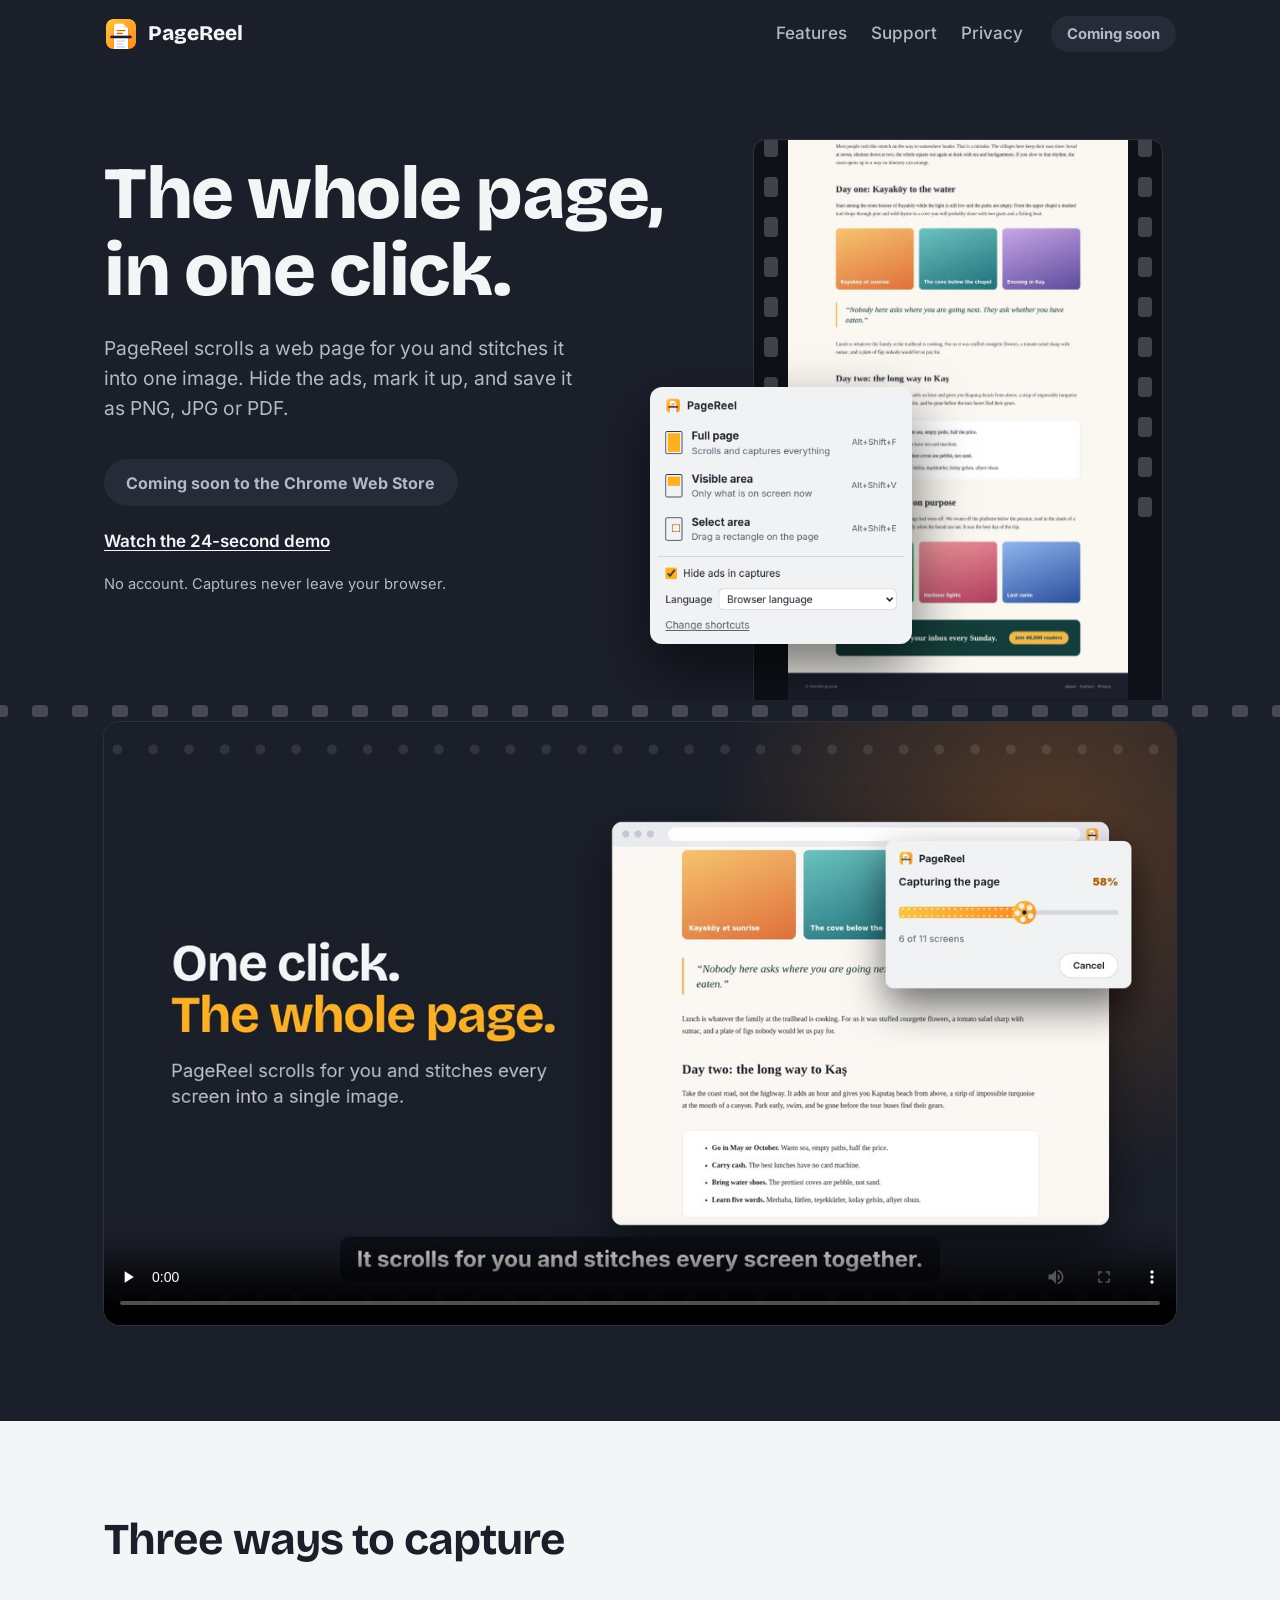
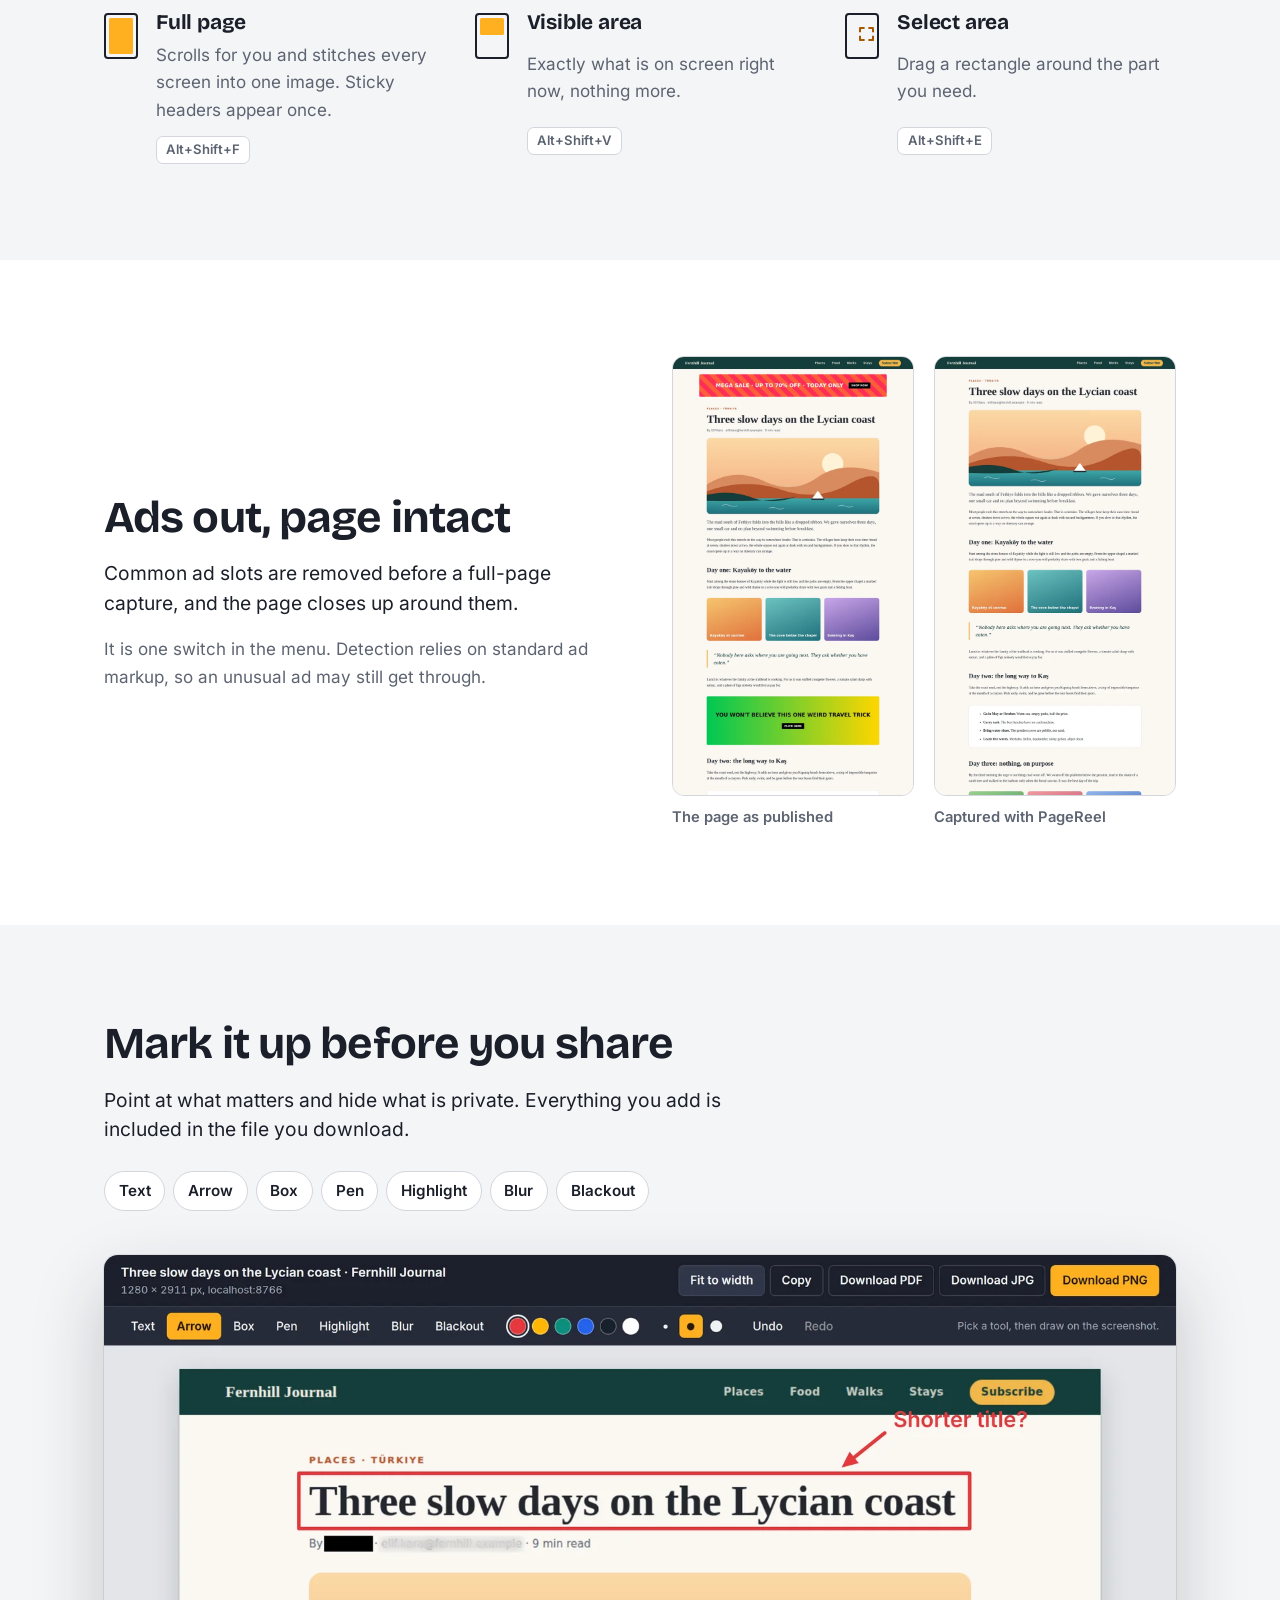
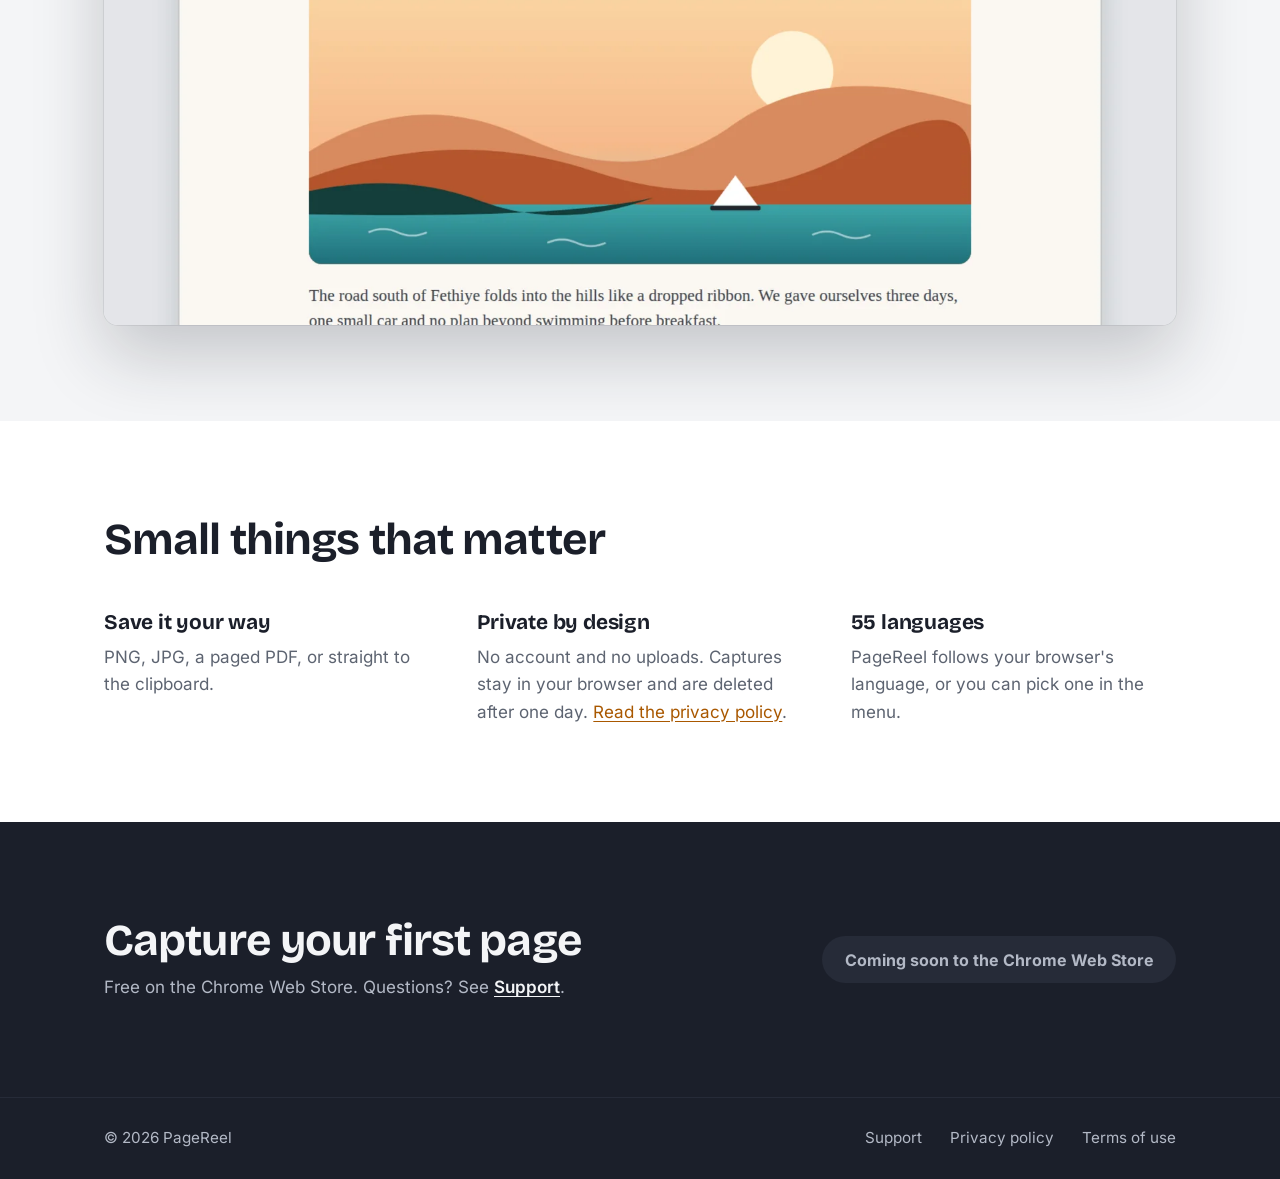
<file: index.html>
<!doctype html>
<html lang="en">
<head>
<meta charset="utf-8">
<meta name="viewport" content="width=device-width, initial-scale=1">
<title>PageReel: full page screen capture for Chrome</title>
<meta name="description" content="Capture a whole web page in one click, hide the ads, mark it up and save it as PNG, JPG or PDF. Free Chrome extension; nothing leaves your browser.">
<meta property="og:title" content="PageReel: full page screen capture for Chrome">
<meta property="og:description" content="Capture a whole web page in one click, hide the ads, mark it up and save it as PNG, JPG or PDF. Free Chrome extension; nothing leaves your browser.">
<meta property="og:type" content="website">
<meta property="og:image" content="assets/img/og.png">
<meta name="twitter:card" content="summary_large_image">
<meta name="theme-color" content="#1b1f2a">
<link rel="icon" type="image/png" href="assets/img/favicon.png">
<link rel="preload" href="assets/fonts/bricolage-grotesque-latin-wght-normal.woff2" as="font" type="font/woff2" crossorigin>
<link rel="stylesheet" href="assets/style.css">
</head>
<body>
<header class="top"><div class="wrap">
  <a class="logo" href="index.html"><img src="assets/img/icon.png" alt="" width="34" height="34">PageReel</a>
  <nav aria-label="Main"><a href="index.html#features">Features</a><a href="support.html">Support</a><a href="privacy.html">Privacy</a></nav>
  <a class="btn small" data-store href="#">Add to Chrome</a>
</div></header>

<main>
<section class="hero" style="padding:0"><div class="wrap">
  <div class="copy">
    <h1>The whole page, in one click.</h1>
    <p class="lead">PageReel scrolls a web page for you and stitches it into one image. Hide the ads, mark it up, and save it as PNG, JPG or PDF.</p>
    <div class="cta"><a class="btn" data-store href="#">Add to Chrome, it's free</a><a class="ghost" href="#demo">Watch the 24-second demo</a></div>
    <small>No account. Captures never leave your browser.</small>
  </div>
  <div class="film-wrap">
    <div class="film" role="img" aria-label="A long web page captured from top to bottom, shown as a strip of film"><div class="frames"><img src="assets/img/page-clean.webp" alt="" width="720" height="1637"></div></div>
    <img class="menu" src="assets/img/popup-menu.png" alt="The PageReel menu: Full page, Visible area, Select area, and a switch to hide ads" width="680" height="666">
  </div>
</div></section>
<div class="perf" aria-hidden="true"></div>

<section class="demo" id="demo"><div class="wrap">
  <video controls preload="none" poster="assets/img/poster.jpg" aria-label="PageReel demo video">
    <source src="assets/video/pagereel-demo.mp4" type="video/mp4">
  </video>
</div></section>

<section id="features"><div class="wrap">
  <h2>Three ways to capture</h2>
  <div class="modes">
    <div class="mode"><span class="glyph full" aria-hidden="true"></span><h3>Full page</h3><p>Scrolls for you and stitches every screen into one image. Sticky headers appear once.</p><kbd>Alt+Shift+F</kbd></div>
    <div class="mode"><span class="glyph visible" aria-hidden="true"></span><h3>Visible area</h3><p>Exactly what is on screen right now, nothing more.</p><kbd>Alt+Shift+V</kbd></div>
    <div class="mode"><span class="glyph region" aria-hidden="true"></span><h3>Select area</h3><p>Drag a rectangle around the part you need.</p><kbd>Alt+Shift+E</kbd></div>
  </div>
</div></section>

<section class="band"><div class="wrap split">
  <div class="stack">
    <h2>Ads out, page intact</h2>
    <p class="lead">Common ad slots are removed before a full-page capture, and the page closes up around them.</p>
    <p class="muted">It is one switch in the menu. Detection relies on standard ad markup, so an unusual ad may still get through.</p>
  </div>
  <div class="compare">
    <figure><div class="shot"><img src="assets/img/page-ads.webp" alt="A captured article with a sale banner above the headline" width="720" height="1892" loading="lazy"></div><figcaption>The page as published</figcaption></figure>
    <figure><div class="shot"><img src="assets/img/page-clean.webp" alt="The same article captured without the banner" width="720" height="1637" loading="lazy"></div><figcaption>Captured with PageReel</figcaption></figure>
  </div>
</div></section>

<section class="editor"><div class="wrap">
  <div class="stack" style="max-width:40em;margin-bottom:44px">
    <h2>Mark it up before you share</h2>
    <p class="lead">Point at what matters and hide what is private. Everything you add is included in the file you download.</p>
    <ul class="tools"><li>Text</li><li>Arrow</li><li>Box</li><li>Pen</li><li>Highlight</li><li>Blur</li><li>Blackout</li></ul>
  </div>
  <img src="assets/img/editor.webp" alt="The PageReel editor: a captured article with the headline boxed, a note reading “Shorter title?”, the author’s name blacked out and an email address blurred" width="1600" height="1000" loading="lazy">
</div></section>

<section class="band"><div class="wrap">
  <h2>Small things that matter</h2>
  <div class="facts">
    <div><h3>Save it your way</h3><p>PNG, JPG, a paged PDF, or straight to the clipboard.</p></div>
    <div><h3>Private by design</h3><p>No account and no uploads. Captures stay in your browser and are deleted after one day. <a href="privacy.html">Read the privacy policy</a>.</p></div>
    <div><h3>55 languages</h3><p>PageReel follows your browser's language, or you can pick one in the menu.</p></div>
  </div>
</div></section>

<section class="final"><div class="wrap">
  <div><h2>Capture your first page</h2><p>Free on the Chrome Web Store. Questions? See <a class="ghost" href="support.html">Support</a>.</p></div>
  <a class="btn" data-store href="#">Add to Chrome, it's free</a>
</div></section>
</main>
<footer><div class="wrap">
  <span class="sp">© 2026 PageReel</span>
  <a href="support.html">Support</a><a href="privacy.html">Privacy policy</a><a href="terms.html">Terms of use</a>
</div></footer>
<script src="assets/site.js"></script>
</body>
</html>
</file>
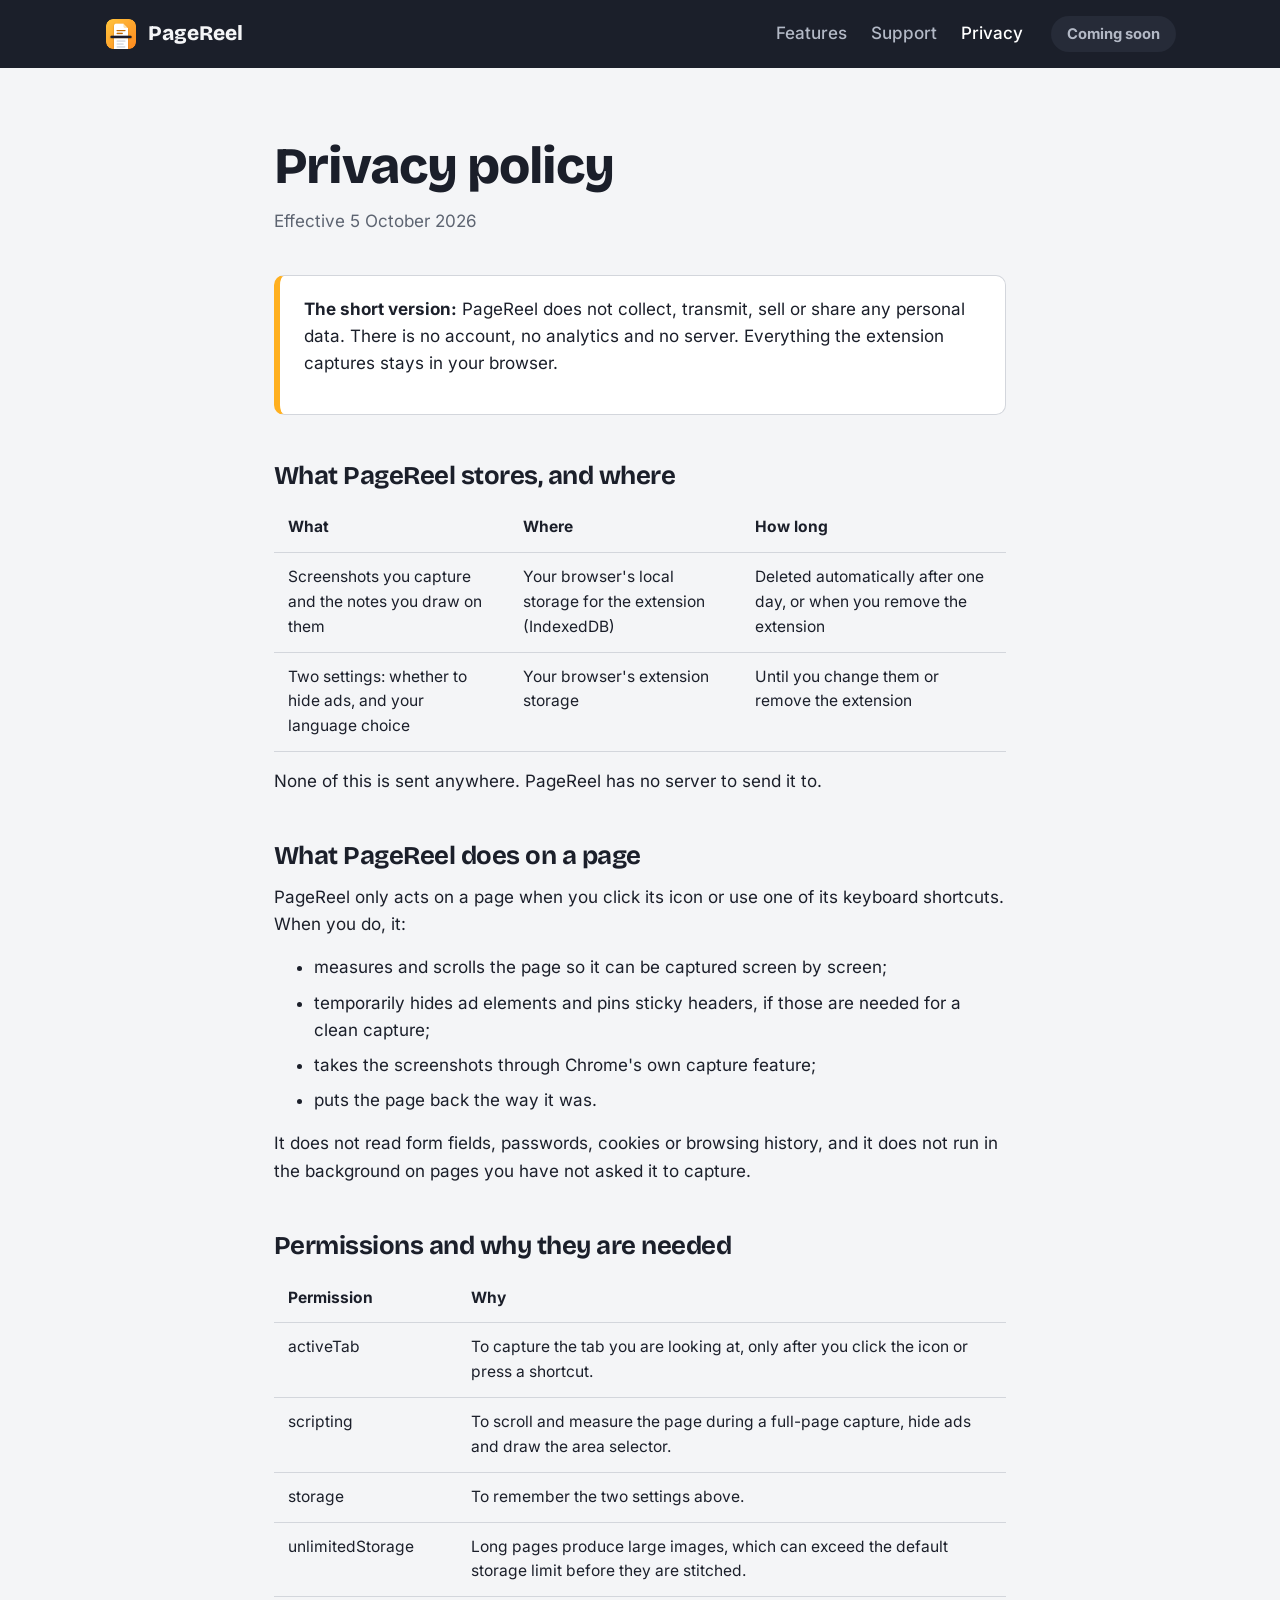
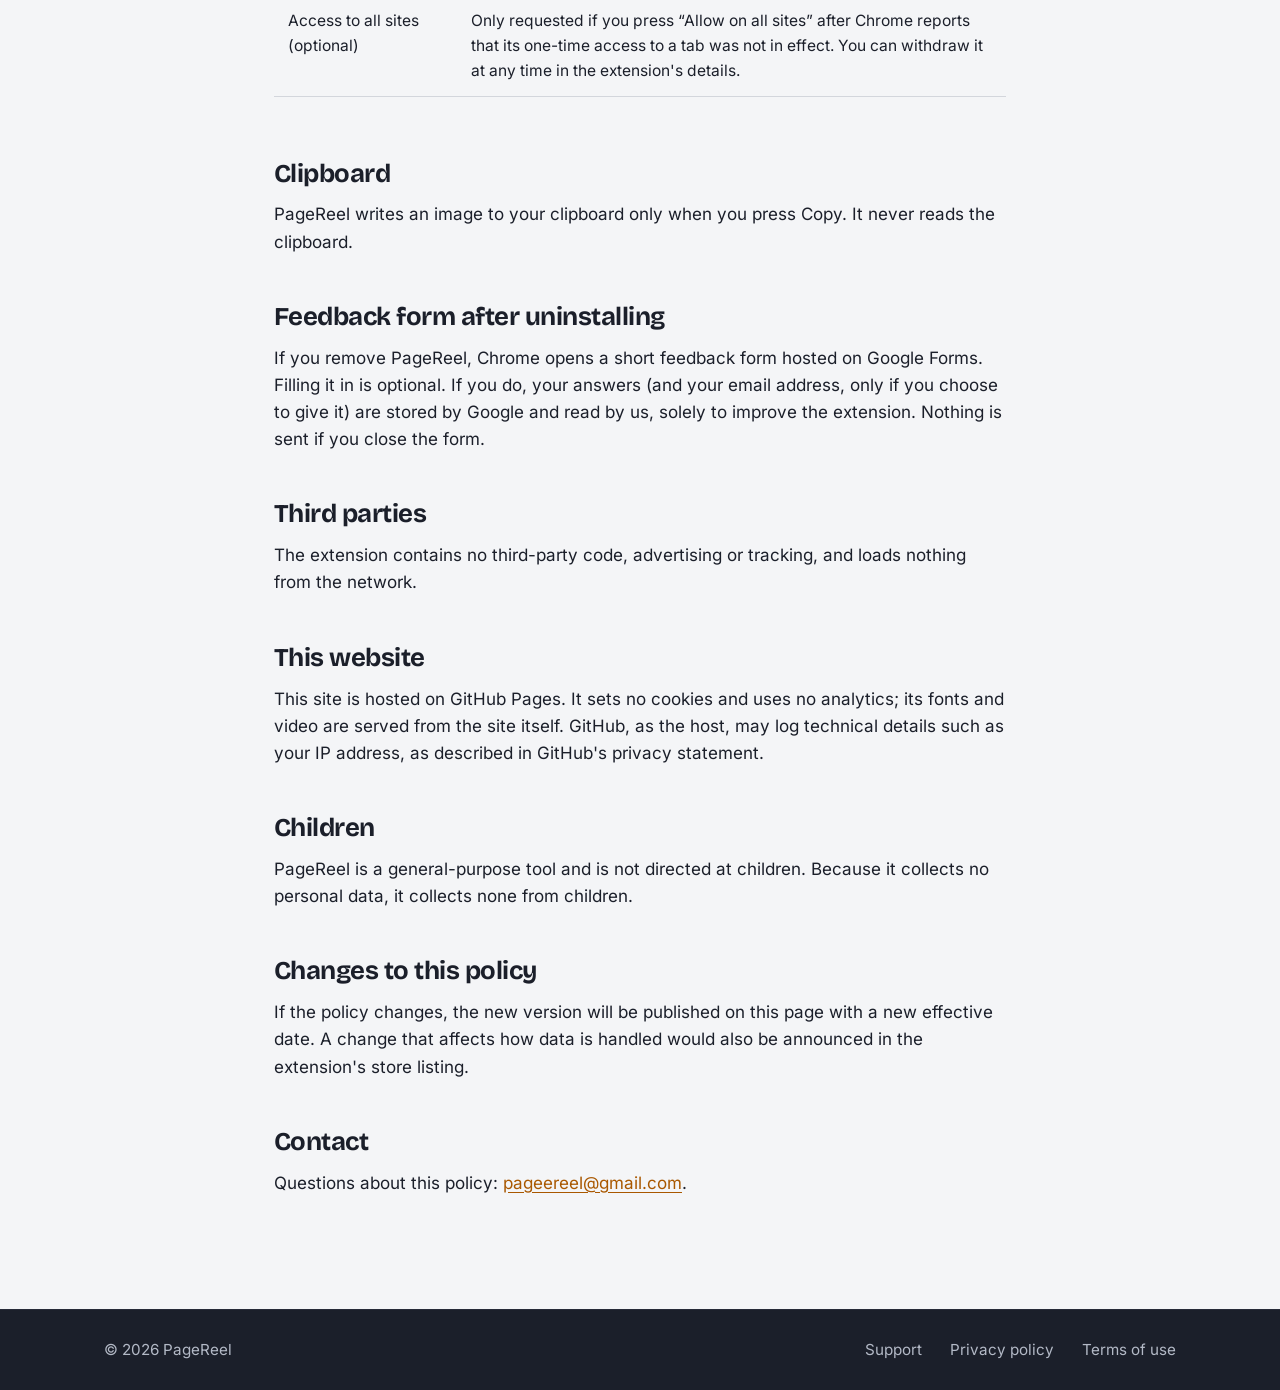
<file: privacy.html>
<!doctype html>
<html lang="en">
<head>
<meta charset="utf-8">
<meta name="viewport" content="width=device-width, initial-scale=1">
<title>Privacy policy · PageReel</title>
<meta name="description" content="PageReel does not collect, transmit or sell any personal data. Captures stay in your browser.">
<meta property="og:title" content="Privacy policy · PageReel">
<meta property="og:description" content="PageReel does not collect, transmit or sell any personal data. Captures stay in your browser.">
<meta property="og:type" content="website">
<meta property="og:image" content="assets/img/og.png">
<meta name="twitter:card" content="summary_large_image">
<meta name="theme-color" content="#1b1f2a">
<link rel="icon" type="image/png" href="assets/img/favicon.png">
<link rel="preload" href="assets/fonts/bricolage-grotesque-latin-wght-normal.woff2" as="font" type="font/woff2" crossorigin>
<link rel="stylesheet" href="assets/style.css">
</head>
<body>
<header class="top"><div class="wrap">
  <a class="logo" href="index.html"><img src="assets/img/icon.png" alt="" width="34" height="34">PageReel</a>
  <nav aria-label="Main"><a href="index.html#features">Features</a><a href="support.html">Support</a><a href="privacy.html" aria-current="page">Privacy</a></nav>
  <a class="btn small" data-store href="#">Add to Chrome</a>
</div></header>

<main class="doc"><div class="wrap">
<h1>Privacy policy</h1>
<p class="dated">Effective 5 October 2026</p>
<div class="summary"><p><strong>The short version:</strong> PageReel does not collect, transmit, sell or share any personal data. There is no account, no analytics and no server. Everything the extension captures stays in your browser.</p></div>

<h2>What PageReel stores, and where</h2>
<div class="tablewrap"><table>
<tr><th>What</th><th>Where</th><th>How long</th></tr>
<tr><td>Screenshots you capture and the notes you draw on them</td><td>Your browser's local storage for the extension (IndexedDB)</td><td>Deleted automatically after one day, or when you remove the extension</td></tr>
<tr><td>Two settings: whether to hide ads, and your language choice</td><td>Your browser's extension storage</td><td>Until you change them or remove the extension</td></tr>
</table></div>
<p>None of this is sent anywhere. PageReel has no server to send it to.</p>

<h2>What PageReel does on a page</h2>
<p>PageReel only acts on a page when you click its icon or use one of its keyboard shortcuts. When you do, it:</p>
<ul>
<li>measures and scrolls the page so it can be captured screen by screen;</li>
<li>temporarily hides ad elements and pins sticky headers, if those are needed for a clean capture;</li>
<li>takes the screenshots through Chrome's own capture feature;</li>
<li>puts the page back the way it was.</li>
</ul>
<p>It does not read form fields, passwords, cookies or browsing history, and it does not run in the background on pages you have not asked it to capture.</p>

<h2>Permissions and why they are needed</h2>
<div class="tablewrap"><table>
<tr><th>Permission</th><th>Why</th></tr>
<tr><td>activeTab</td><td>To capture the tab you are looking at, only after you click the icon or press a shortcut.</td></tr>
<tr><td>scripting</td><td>To scroll and measure the page during a full-page capture, hide ads and draw the area selector.</td></tr>
<tr><td>storage</td><td>To remember the two settings above.</td></tr>
<tr><td>unlimitedStorage</td><td>Long pages produce large images, which can exceed the default storage limit before they are stitched.</td></tr>
<tr><td>Access to all sites (optional)</td><td>Only requested if you press “Allow on all sites” after Chrome reports that its one-time access to a tab was not in effect. You can withdraw it at any time in the extension's details.</td></tr>
</table></div>

<h2>Clipboard</h2>
<p>PageReel writes an image to your clipboard only when you press Copy. It never reads the clipboard.</p>

<h2>Feedback form after uninstalling</h2>
<p>If you remove PageReel, Chrome opens a short feedback form hosted on Google Forms. Filling it in is optional. If you do, your answers (and your email address, only if you choose to give it) are stored by Google and read by us, solely to improve the extension. Nothing is sent if you close the form.</p>

<h2>Third parties</h2>
<p>The extension contains no third-party code, advertising or tracking, and loads nothing from the network.</p>

<h2>This website</h2>
<p>This site is hosted on GitHub Pages. It sets no cookies and uses no analytics; its fonts and video are served from the site itself. GitHub, as the host, may log technical details such as your IP address, as described in GitHub's privacy statement.</p>

<h2>Children</h2>
<p>PageReel is a general-purpose tool and is not directed at children. Because it collects no personal data, it collects none from children.</p>

<h2>Changes to this policy</h2>
<p>If the policy changes, the new version will be published on this page with a new effective date. A change that affects how data is handled would also be announced in the extension's store listing.</p>

<h2>Contact</h2>
<p>Questions about this policy: <span data-email>use the support link on PageReel's Chrome Web Store listing</span>.</p>
</div></main>
<footer><div class="wrap">
  <span class="sp">© 2026 PageReel</span>
  <a href="support.html">Support</a><a href="privacy.html">Privacy policy</a><a href="terms.html">Terms of use</a>
</div></footer>
<script src="assets/site.js"></script>
</body>
</html>
</file>
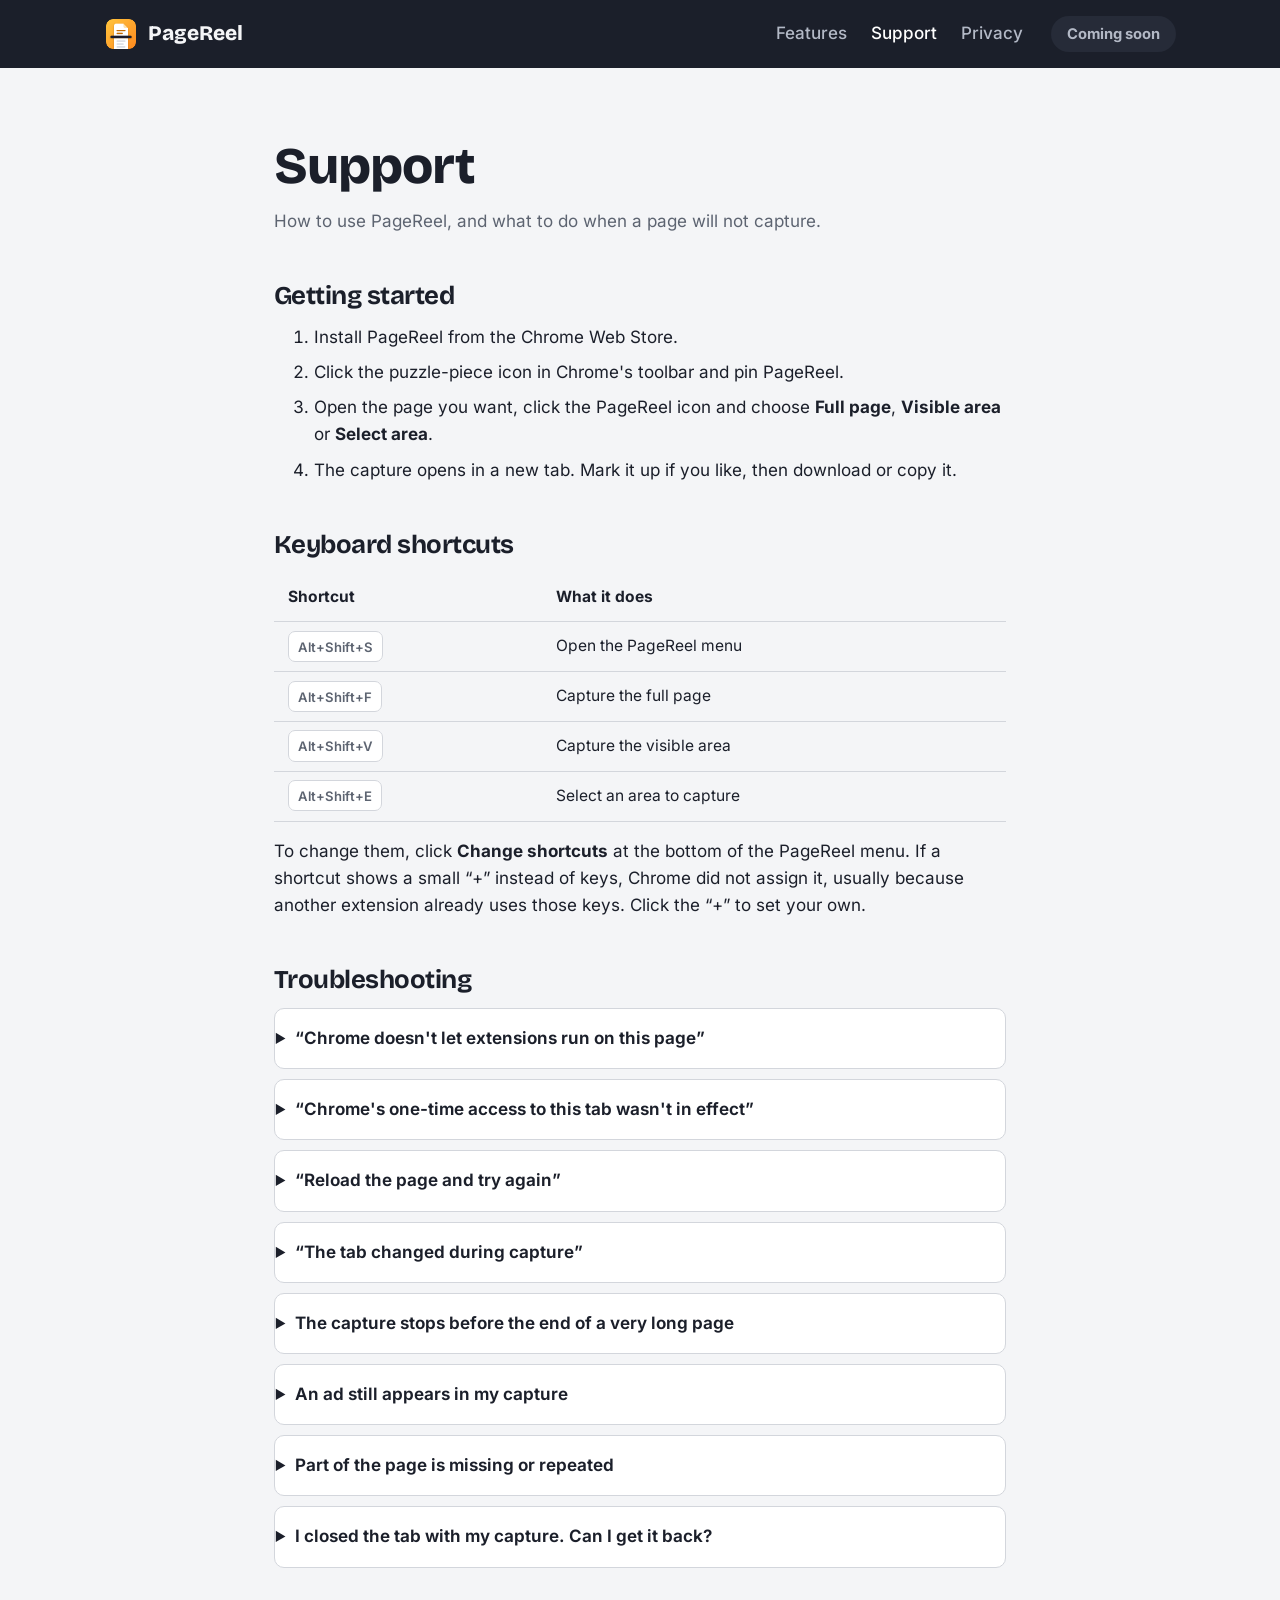
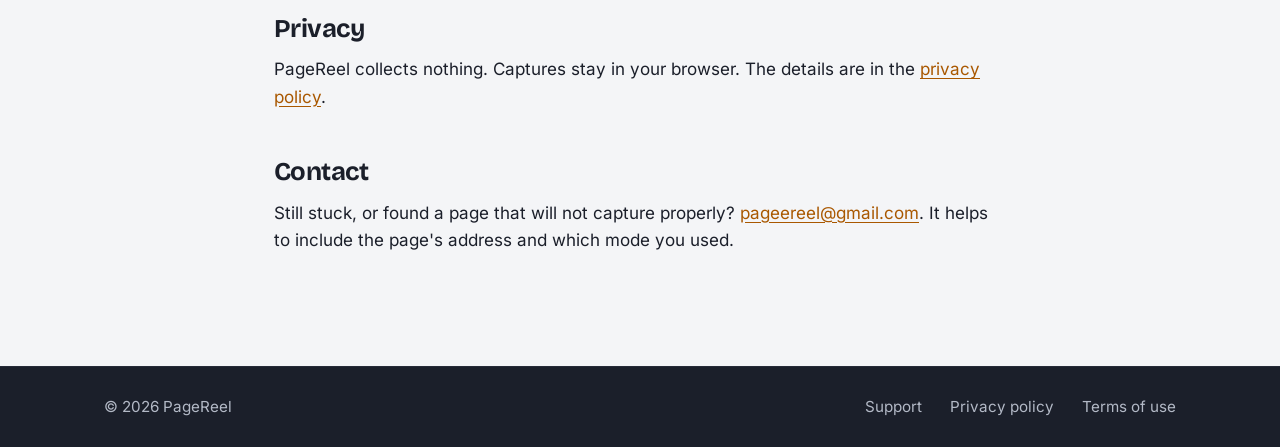
<file: support.html>
<!doctype html>
<html lang="en">
<head>
<meta charset="utf-8">
<meta name="viewport" content="width=device-width, initial-scale=1">
<title>Support · PageReel</title>
<meta name="description" content="How to use PageReel, its keyboard shortcuts, and what to do when a page will not capture.">
<meta property="og:title" content="Support · PageReel">
<meta property="og:description" content="How to use PageReel, its keyboard shortcuts, and what to do when a page will not capture.">
<meta property="og:type" content="website">
<meta property="og:image" content="assets/img/og.png">
<meta name="twitter:card" content="summary_large_image">
<meta name="theme-color" content="#1b1f2a">
<link rel="icon" type="image/png" href="assets/img/favicon.png">
<link rel="preload" href="assets/fonts/bricolage-grotesque-latin-wght-normal.woff2" as="font" type="font/woff2" crossorigin>
<link rel="stylesheet" href="assets/style.css">
</head>
<body>
<header class="top"><div class="wrap">
  <a class="logo" href="index.html"><img src="assets/img/icon.png" alt="" width="34" height="34">PageReel</a>
  <nav aria-label="Main"><a href="index.html#features">Features</a><a href="support.html" aria-current="page">Support</a><a href="privacy.html">Privacy</a></nav>
  <a class="btn small" data-store href="#">Add to Chrome</a>
</div></header>

<main class="doc"><div class="wrap">
<h1>Support</h1>
<p class="dated">How to use PageReel, and what to do when a page will not capture.</p>

<h2>Getting started</h2>
<ol>
<li>Install PageReel from the Chrome Web Store.</li>
<li>Click the puzzle-piece icon in Chrome's toolbar and pin PageReel.</li>
<li>Open the page you want, click the PageReel icon and choose <strong>Full page</strong>, <strong>Visible area</strong> or <strong>Select area</strong>.</li>
<li>The capture opens in a new tab. Mark it up if you like, then download or copy it.</li>
</ol>

<h2>Keyboard shortcuts</h2>
<div class="tablewrap"><table>
<tr><th>Shortcut</th><th>What it does</th></tr>
<tr><td><kbd>Alt+Shift+S</kbd></td><td>Open the PageReel menu</td></tr>
<tr><td><kbd>Alt+Shift+F</kbd></td><td>Capture the full page</td></tr>
<tr><td><kbd>Alt+Shift+V</kbd></td><td>Capture the visible area</td></tr>
<tr><td><kbd>Alt+Shift+E</kbd></td><td>Select an area to capture</td></tr>
</table></div>
<p>To change them, click <strong>Change shortcuts</strong> at the bottom of the PageReel menu. If a shortcut shows a small “+” instead of keys, Chrome did not assign it, usually because another extension already uses those keys. Click the “+” to set your own.</p>

<h2>Troubleshooting</h2>
<details><summary>“Chrome doesn't let extensions run on this page”</summary>
<p>Chrome blocks every extension on its own pages: settings, the new tab page and the Chrome Web Store. PageReel works on ordinary web pages. To capture a file opened from your computer, turn on “Allow access to file URLs” in the extension's details.</p></details>
<details><summary>“Chrome's one-time access to this tab wasn't in effect”</summary>
<p>Chrome gives PageReel access to a tab only for the moment you click its icon. Click the icon and try again. If it keeps happening, press <strong>Allow on all sites</strong> in the message; PageReel then no longer depends on the one-time access. You can withdraw that permission at any time in the extension's details.</p></details>
<details><summary>“Reload the page and try again”</summary>
<p>The page lost contact with the extension, typically because the page reloaded itself or the extension was updated while the page was open. Reload the page and capture again.</p></details>
<details><summary>“The tab changed during capture”</summary>
<p>A full-page capture needs the tab to stay in front until it finishes. Start the capture again and stay on the tab.</p></details>
<details><summary>The capture stops before the end of a very long page</summary>
<p>PageReel captures up to 200 screens. Longer pages are cut off there, and the result page says so. Chrome also limits captures to two per second, which is why long pages take a while.</p></details>
<details><summary>An ad still appears in my capture</summary>
<p>Ad hiding recognizes common ad markup, so an unusual or custom-built ad can get through. You can cover it with the Blackout tool in the editor.</p></details>
<details><summary>Part of the page is missing or repeated</summary>
<p>Some pages load content only while you scroll, or move elements around as you go. Scroll to the bottom of the page yourself once, return to the top, and capture again. If it still looks wrong, use Select area for the part you need.</p></details>
<details><summary>I closed the tab with my capture. Can I get it back?</summary>
<p>Captures are kept for one day. Reopen the result tab from Chrome's history (Ctrl+H) within that time. After a day they are deleted.</p></details>

<h2>Privacy</h2>
<p>PageReel collects nothing. Captures stay in your browser. The details are in the <a href="privacy.html">privacy policy</a>.</p>

<h2>Contact</h2>
<p>Still stuck, or found a page that will not capture properly? <span data-email>Use the support link on PageReel's Chrome Web Store listing</span>. It helps to include the page's address and which mode you used.</p>
</div></main>
<footer><div class="wrap">
  <span class="sp">© 2026 PageReel</span>
  <a href="support.html">Support</a><a href="privacy.html">Privacy policy</a><a href="terms.html">Terms of use</a>
</div></footer>
<script src="assets/site.js"></script>
</body>
</html>
</file>
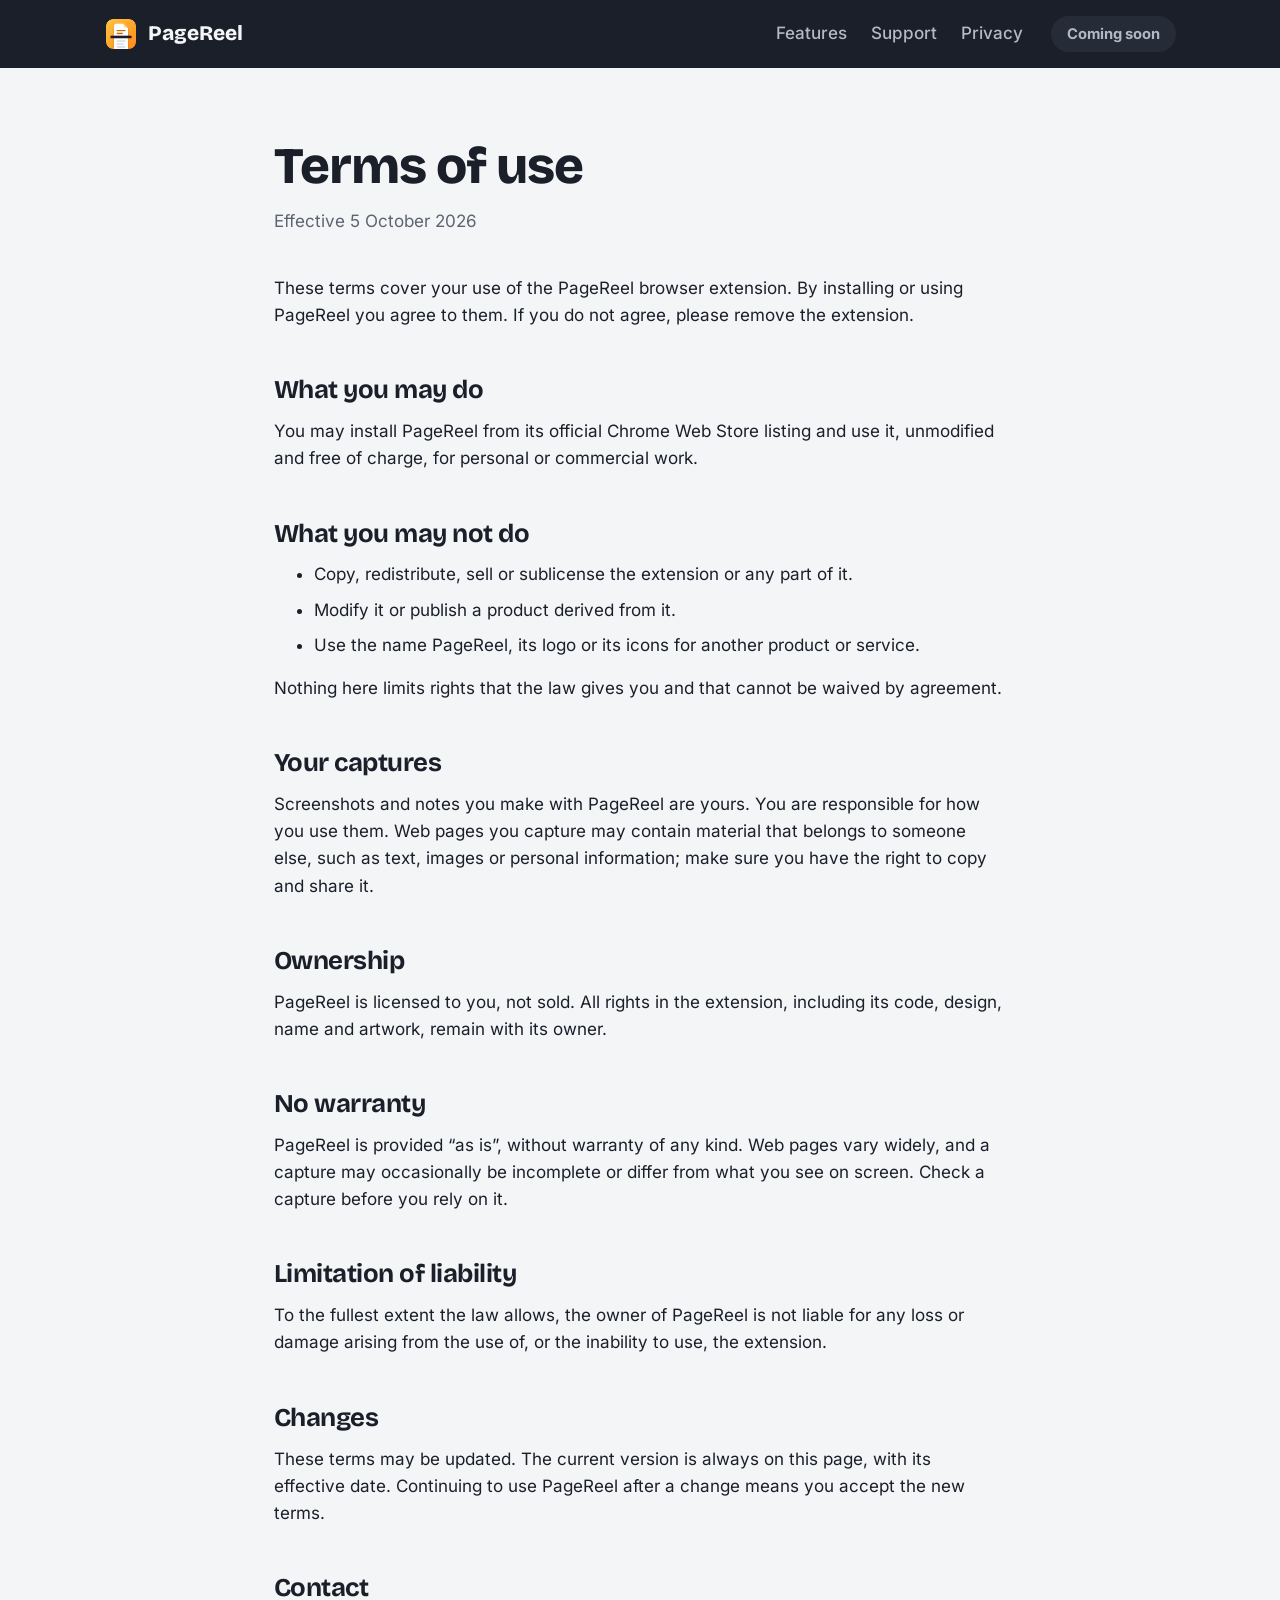
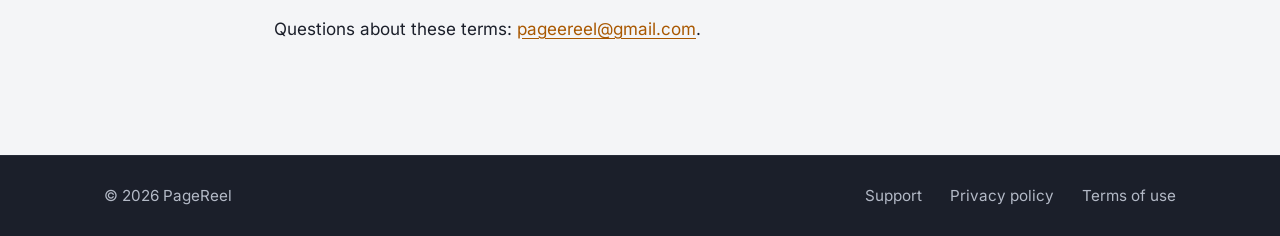
<file: terms.html>
<!doctype html>
<html lang="en">
<head>
<meta charset="utf-8">
<meta name="viewport" content="width=device-width, initial-scale=1">
<title>Terms of use · PageReel</title>
<meta name="description" content="The terms under which you may use the PageReel browser extension.">
<meta property="og:title" content="Terms of use · PageReel">
<meta property="og:description" content="The terms under which you may use the PageReel browser extension.">
<meta property="og:type" content="website">
<meta property="og:image" content="assets/img/og.png">
<meta name="twitter:card" content="summary_large_image">
<meta name="theme-color" content="#1b1f2a">
<link rel="icon" type="image/png" href="assets/img/favicon.png">
<link rel="preload" href="assets/fonts/bricolage-grotesque-latin-wght-normal.woff2" as="font" type="font/woff2" crossorigin>
<link rel="stylesheet" href="assets/style.css">
</head>
<body>
<header class="top"><div class="wrap">
  <a class="logo" href="index.html"><img src="assets/img/icon.png" alt="" width="34" height="34">PageReel</a>
  <nav aria-label="Main"><a href="index.html#features">Features</a><a href="support.html">Support</a><a href="privacy.html">Privacy</a></nav>
  <a class="btn small" data-store href="#">Add to Chrome</a>
</div></header>

<main class="doc"><div class="wrap">
<h1>Terms of use</h1>
<p class="dated">Effective 5 October 2026</p>
<p>These terms cover your use of the PageReel browser extension. By installing or using PageReel you agree to them. If you do not agree, please remove the extension.</p>

<h2>What you may do</h2>
<p>You may install PageReel from its official Chrome Web Store listing and use it, unmodified and free of charge, for personal or commercial work.</p>

<h2>What you may not do</h2>
<ul>
<li>Copy, redistribute, sell or sublicense the extension or any part of it.</li>
<li>Modify it or publish a product derived from it.</li>
<li>Use the name PageReel, its logo or its icons for another product or service.</li>
</ul>
<p>Nothing here limits rights that the law gives you and that cannot be waived by agreement.</p>

<h2>Your captures</h2>
<p>Screenshots and notes you make with PageReel are yours. You are responsible for how you use them. Web pages you capture may contain material that belongs to someone else, such as text, images or personal information; make sure you have the right to copy and share it.</p>

<h2>Ownership</h2>
<p>PageReel is licensed to you, not sold. All rights in the extension, including its code, design, name and artwork, remain with its owner.</p>

<h2>No warranty</h2>
<p>PageReel is provided “as is”, without warranty of any kind. Web pages vary widely, and a capture may occasionally be incomplete or differ from what you see on screen. Check a capture before you rely on it.</p>

<h2>Limitation of liability</h2>
<p>To the fullest extent the law allows, the owner of PageReel is not liable for any loss or damage arising from the use of, or the inability to use, the extension.</p>

<h2>Changes</h2>
<p>These terms may be updated. The current version is always on this page, with its effective date. Continuing to use PageReel after a change means you accept the new terms.</p>

<h2>Contact</h2>
<p>Questions about these terms: <span data-email>use the support link on PageReel's Chrome Web Store listing</span>.</p>
</div></main>
<footer><div class="wrap">
  <span class="sp">© 2026 PageReel</span>
  <a href="support.html">Support</a><a href="privacy.html">Privacy policy</a><a href="terms.html">Terms of use</a>
</div></footer>
<script src="assets/site.js"></script>
</body>
</html>
</file>
<file: assets/style.css>
/* PageReel site. Brand tokens live here. */
@font-face{font-family:"Bricolage Grotesque";font-weight:200 800;font-display:swap;src:url(fonts/bricolage-grotesque-latin-wght-normal.woff2) format("woff2");unicode-range:U+0000-00FF,U+2000-206F,U+20AC,U+2122,U+2191,U+2193,U+2212}
@font-face{font-family:"Bricolage Grotesque";font-weight:200 800;font-display:swap;src:url(fonts/bricolage-grotesque-latin-ext-wght-normal.woff2) format("woff2");unicode-range:U+0100-02BA,U+1E00-1EFF}
@font-face{font-family:Inter;font-weight:100 900;font-display:swap;src:url(fonts/inter-latin-wght-normal.woff2) format("woff2");unicode-range:U+0000-00FF,U+2000-206F,U+20AC,U+2122,U+2191,U+2193,U+2212}
@font-face{font-family:Inter;font-weight:100 900;font-display:swap;src:url(fonts/inter-latin-ext-wght-normal.woff2) format("woff2");unicode-range:U+0100-02BA,U+1E00-1EFF}

:root{
  --ink:#1b1f2a; --slate:#262b38; --mist:#d3d6dc; --paper:#f4f5f7; --white:#fff;
  --amber:#ffb020; --amber-deep:#a95800; --amber-ink:#2a1a00; --muted:#5d6471; --muted-on-ink:#b3b9c6;
  --display:"Bricolage Grotesque",system-ui,sans-serif; --body:Inter,system-ui,-apple-system,"Segoe UI",sans-serif;
  --wrap:1120px;
}
*{box-sizing:border-box}
html{scroll-behavior:smooth;-webkit-text-size-adjust:100%}
body{margin:0;background:var(--paper);color:var(--ink);font:17px/1.6 var(--body)}
img,video{max-width:100%;height:auto;display:block}
a{color:var(--amber-deep);text-underline-offset:3px}
a:hover{color:var(--ink)}
:focus-visible{outline:3px solid var(--amber);outline-offset:3px;border-radius:4px}
.wrap{max-width:var(--wrap);margin:0 auto;padding:0 24px}
h1,h2,h3{font-family:var(--display);letter-spacing:-.02em;line-height:1.05;margin:0}
h1{font-size:clamp(2.6rem,6.2vw,4.6rem);font-weight:800}
h2{font-size:clamp(1.9rem,3.6vw,2.75rem);font-weight:700}
h3{font-size:1.3rem;font-weight:700;letter-spacing:-.01em;line-height:1.2}
p{margin:0}
.lead{font-size:1.2rem;line-height:1.55;max-width:34em}

/* header */
.top{background:var(--ink);color:var(--paper)}
.top .wrap{display:flex;align-items:center;gap:28px;min-height:68px}
.logo{display:flex;align-items:center;gap:10px;font:800 1.3rem/1 var(--display);color:inherit;text-decoration:none;margin-right:auto}
.logo img{width:34px;height:34px}
.top nav{display:flex;gap:24px}
.top nav a{color:var(--muted-on-ink);text-decoration:none;font-weight:500}
.top nav a:hover,.top nav a[aria-current]{color:var(--white)}
.btn{display:inline-block;font:700 1rem/1 var(--body);padding:.95em 1.4em;border-radius:999px;background:var(--amber);color:var(--amber-ink);text-decoration:none;border:0}
.btn:hover{background:#ffc04d;color:var(--amber-ink)}
.btn.small{padding:.7em 1.1em;font-size:.92rem}
.btn[aria-disabled="true"]{background:var(--slate);color:var(--muted-on-ink);cursor:default}
.light .btn[aria-disabled="true"]{background:var(--mist);color:var(--muted)}
.ghost{color:var(--paper);font-weight:600}
.ghost:hover{color:var(--amber)}

/* hero */
.hero{background:var(--ink);color:var(--paper);overflow:hidden}
.hero .wrap{display:grid;grid-template-columns:1.15fr .85fr;gap:48px;align-items:center;padding-top:72px;padding-bottom:0}
.hero .copy{padding-bottom:88px}
.hero .lead{color:var(--muted-on-ink);margin:24px 0 36px;max-width:25em}
.hero .cta{display:flex;flex-wrap:wrap;align-items:center;gap:22px}
.hero small{display:block;margin-top:18px;color:var(--muted-on-ink);font-size:.92rem}

/* the signature: the captured page as a strip of film running off the bottom of the hero */
.film{--fw:340px;--fh:560px;--hole:34px;position:relative;justify-self:center;align-self:end;width:calc(var(--fw) + var(--hole)*2);height:var(--fh);background:#0e1117;border-radius:12px 12px 0 0;overflow:hidden;box-shadow:0 0 0 1px rgb(255 255 255/.08)}
.film::before,.film::after{content:"";position:absolute;top:-40px;bottom:-40px;width:var(--hole);background:url("data:image/svg+xml,%3Csvg xmlns='http://www.w3.org/2000/svg' width='34' height='40'%3E%3Crect x='10' y='10' width='14' height='20' rx='4' fill='%23f4f5f7' fill-opacity='.22'/%3E%3C/svg%3E") repeat-y center top;animation:advance 16s cubic-bezier(.45,0,.55,1) 1.2s both}
.film::before{left:0}.film::after{right:0}
.film .frames{position:absolute;left:var(--hole);top:0;width:var(--fw);animation:advance 16s cubic-bezier(.45,0,.55,1) 1.2s both}
.film .frames img{width:100%;height:auto}
@keyframes advance{to{transform:translateY(calc(var(--fh) - var(--fw)*2.2736))}}
.film-wrap{position:relative;justify-self:center;align-self:end}
.film-wrap .menu{position:absolute;left:-104px;bottom:56px;width:262px;border-radius:12px;box-shadow:0 26px 60px rgb(0 0 0/.55)}
@media (prefers-reduced-motion:reduce){.film::before,.film::after,.film .frames{animation:none}html{scroll-behavior:auto}}

/* sections */
section{padding:96px 0}
.split{display:grid;grid-template-columns:1fr 1fr;gap:64px;align-items:center}
.stack>*+*{margin-top:18px}
.muted{color:var(--muted)}
.perf{height:22px;background:var(--ink) url("data:image/svg+xml,%3Csvg xmlns='http://www.w3.org/2000/svg' width='40' height='22'%3E%3Crect x='12' y='5' width='16' height='12' rx='3.5' fill='%23f4f5f7' fill-opacity='.2'/%3E%3C/svg%3E") repeat-x center}

.demo{background:var(--ink);padding:0 0 96px}
.demo video{width:100%;aspect-ratio:16/9;border-radius:16px;background:#000;box-shadow:0 0 0 1px rgb(255 255 255/.08)}

.modes{display:grid;grid-template-columns:repeat(3,1fr);gap:40px;margin-top:48px}
.mode{display:grid;grid-template-columns:auto 1fr;gap:6px 18px;align-items:start}
.mode p{grid-column:2;color:var(--muted)}
.mode kbd{grid-column:2;justify-self:start;margin-top:6px}
kbd{font:600 .82rem/1 var(--body);padding:.5em .7em;border-radius:7px;background:var(--white);border:1px solid var(--mist);color:var(--muted)}
/* same glyphs as the extension's own menu: how much of the page each mode takes */
.glyph{grid-row:1/4;position:relative;width:34px;height:46px;border:2px solid var(--ink);border-radius:4px;margin-top:2px}
.glyph::after{content:"";position:absolute;background:var(--amber);border-radius:1.5px}
.glyph.full::after{inset:3px}.glyph.visible::after{inset:3px 3px 22px}.glyph.region::after{inset:12px 3px 16px 12px;background:none;border:2px dashed var(--amber-deep)}

.band{background:var(--white)}
.compare{display:grid;grid-template-columns:1fr 1fr;gap:20px}
.compare figure{margin:0}
.compare .shot{height:440px;overflow:hidden;border-radius:12px;border:1px solid var(--mist);background:#fbf8f3}
.compare img{width:100%}
figcaption{margin-top:10px;font-size:.92rem;font-weight:600;color:var(--muted)}
.editor img{border-radius:14px;box-shadow:0 30px 70px rgb(27 31 42/.22),0 0 0 1px rgb(27 31 42/.08)}
.tools{display:flex;flex-wrap:wrap;gap:8px;padding:0;margin:26px 0 0;list-style:none}
.tools li{padding:.45em .9em;border-radius:999px;background:var(--white);border:1px solid var(--mist);font-weight:600;font-size:.95rem}

.facts{display:grid;grid-template-columns:repeat(3,1fr);gap:48px;margin-top:48px}
.facts h3{margin-bottom:8px}
.facts p{color:var(--muted)}

.final{background:var(--ink);color:var(--paper);text-align:left}
.final .wrap{display:flex;flex-wrap:wrap;align-items:center;justify-content:space-between;gap:28px}
.final p{color:var(--muted-on-ink);margin-top:10px}

footer{background:var(--ink);color:var(--muted-on-ink);font-size:.95rem;border-top:1px solid var(--slate)}
footer .wrap{display:flex;flex-wrap:wrap;gap:12px 28px;align-items:center;padding-top:28px;padding-bottom:28px}
footer a{color:var(--muted-on-ink);text-decoration:none}
footer a:hover{color:var(--white)}
footer .sp{margin-right:auto}

/* document pages: privacy, terms, support */
.doc{padding:72px 0 96px}
.doc .wrap{max-width:780px}
.doc h1{font-size:clamp(2.2rem,5vw,3.2rem)}
.doc .dated{color:var(--muted);margin:14px 0 40px}
.doc h2{font-size:1.6rem;margin:48px 0 14px}
.doc h3{margin:28px 0 8px}
.doc p,.doc ul,.doc ol,.doc table{margin:0 0 16px}
.doc li{margin-bottom:8px}
.doc .summary{background:var(--white);border:1px solid var(--mist);border-left:6px solid var(--amber);border-radius:10px;padding:20px 24px;margin-bottom:8px}
.doc table{width:100%;border-collapse:collapse;font-size:.97rem}
.doc th,.doc td{text-align:left;vertical-align:top;padding:12px 14px;border-bottom:1px solid var(--mist)}
.doc th{font-weight:700;white-space:nowrap}
.tablewrap{overflow-x:auto}
details{background:var(--white);border:1px solid var(--mist);border-radius:10px;padding:0 20px;margin-bottom:10px}
summary{cursor:pointer;font-weight:650;padding:16px 0;list-style-position:outside}
details[open] summary{border-bottom:1px solid var(--mist);margin-bottom:14px}
details p:last-child{padding-bottom:8px}

@media (max-width:900px){
  .hero .wrap,.split{grid-template-columns:1fr}
  .hero .wrap{padding-top:48px}
  .hero .copy{padding-bottom:40px}
  .film{--fw:240px;--fh:380px;--hole:28px}
  .film-wrap .menu{left:auto;right:-14px;width:170px;bottom:22px}
  .modes,.facts{grid-template-columns:1fr;gap:32px}
  section{padding:64px 0}
  .top nav{display:none}
  .compare .shot{height:300px}
}
</file>
